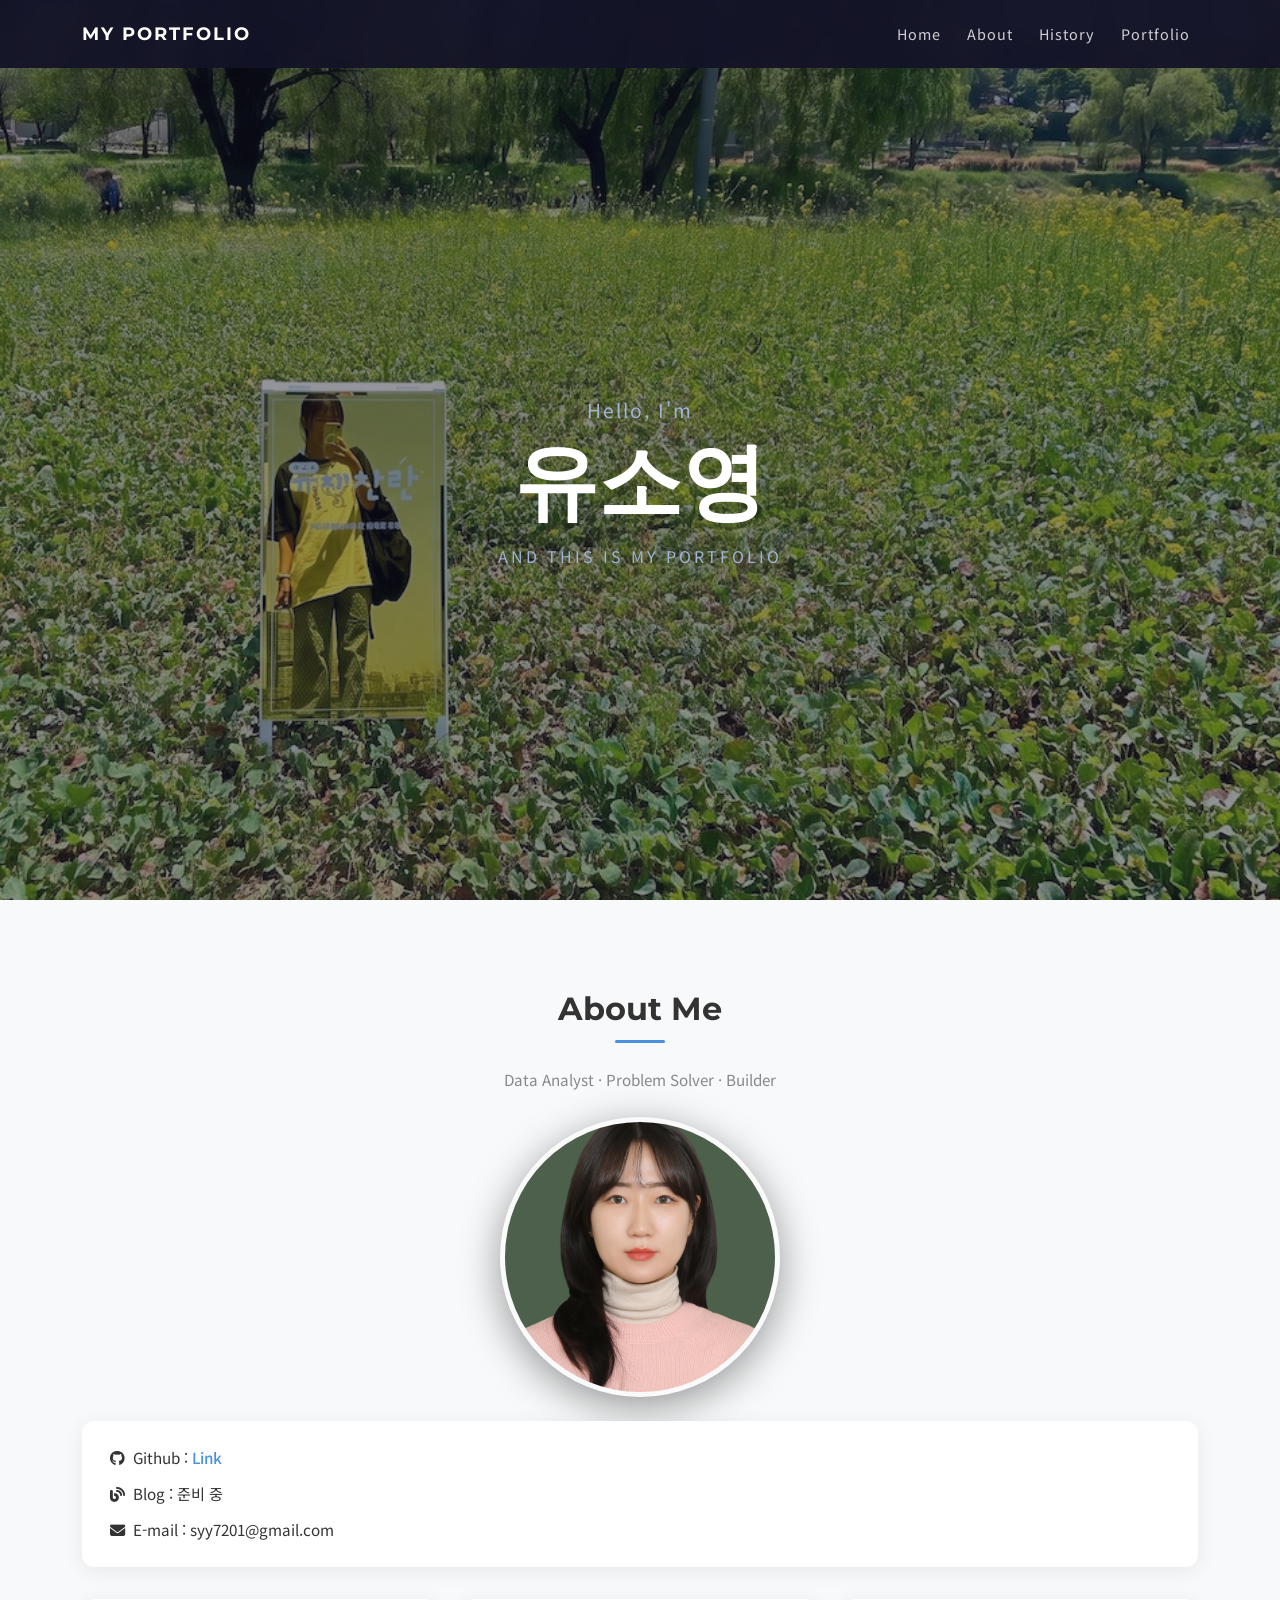
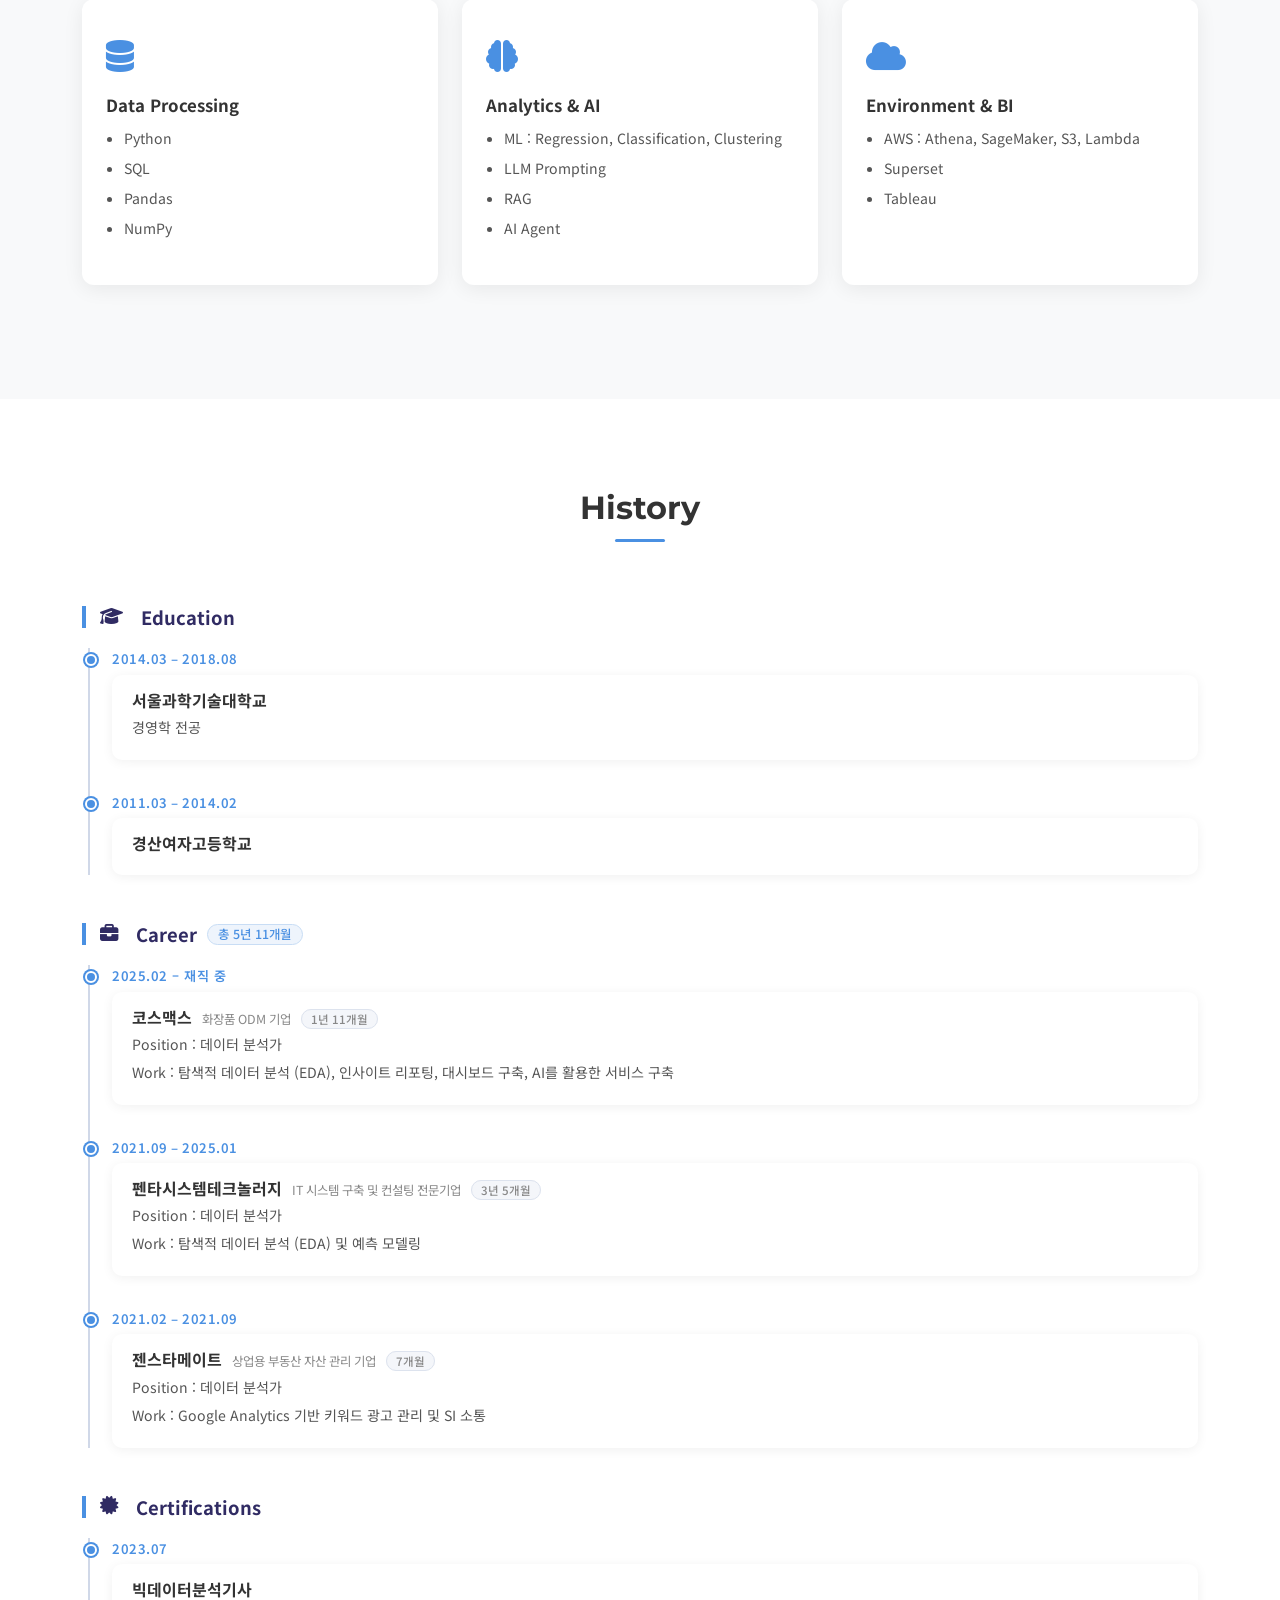
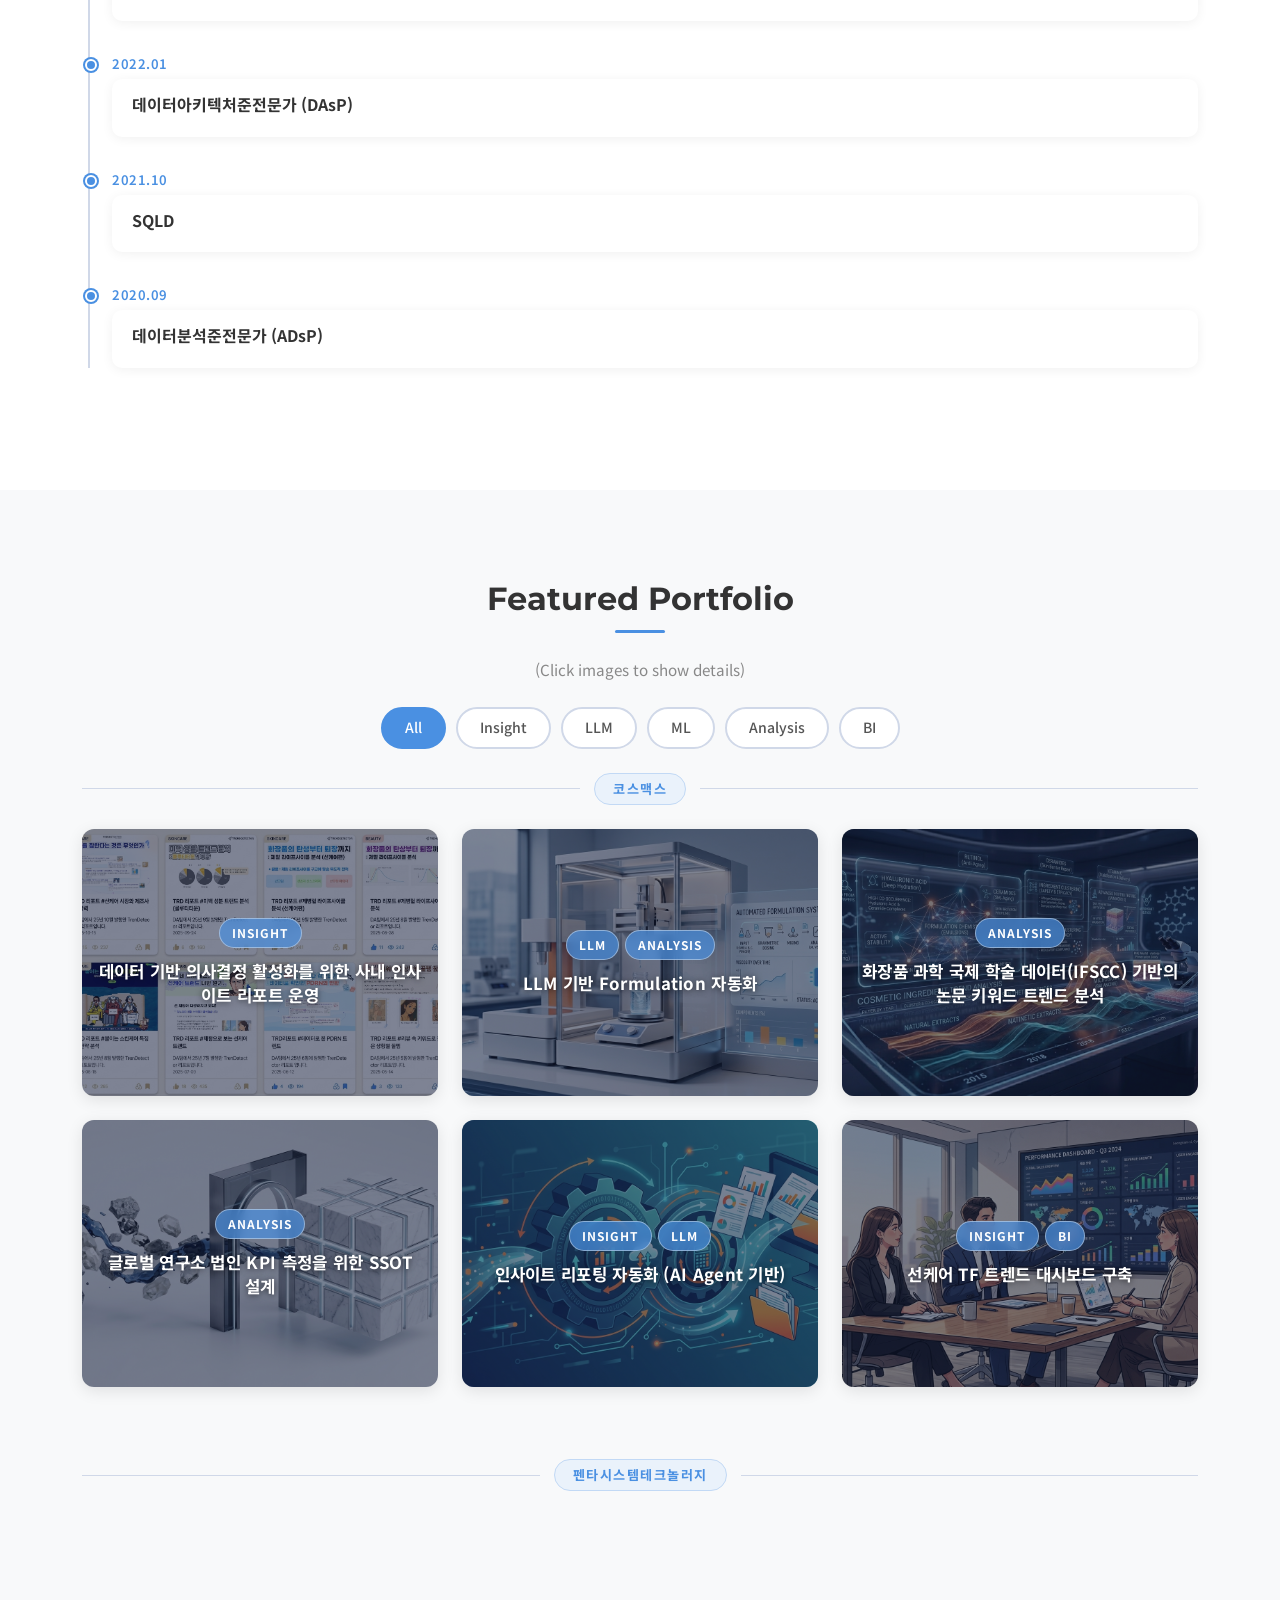
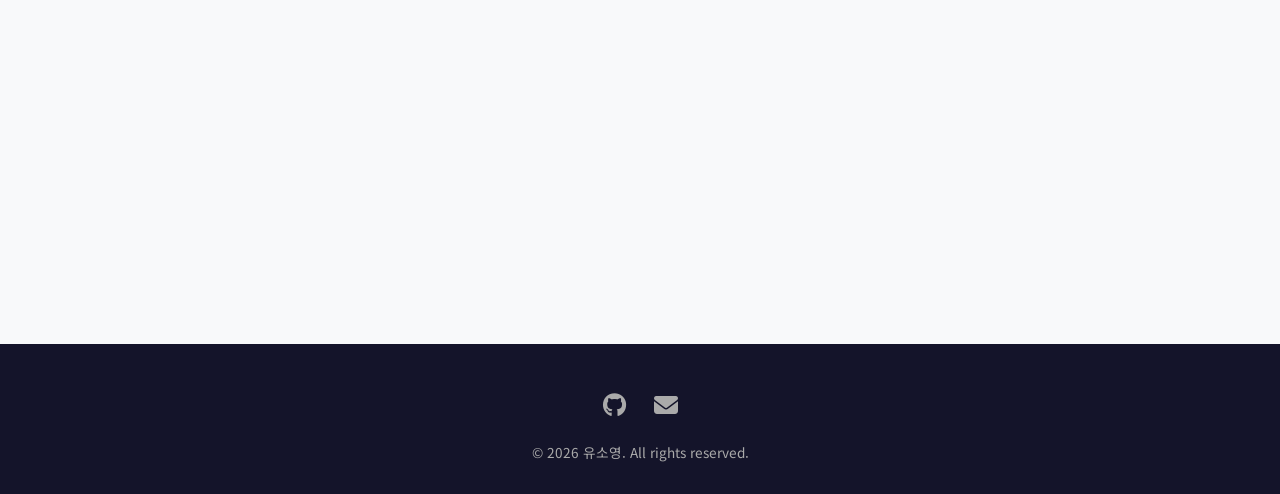
<file: index.html>
<!DOCTYPE html>
<html lang="ko">
<head>
  <meta charset="UTF-8" />
  <meta name="viewport" content="width=device-width, initial-scale=1.0" />
  <meta name="description" content="유소영의 데이터 분석 및 LLM 프로젝트 포트폴리오" />
  <title>유소영 Portfolio</title>
  <link rel="icon" href="data:image/svg+xml,%3Csvg xmlns='http://www.w3.org/2000/svg' viewBox='0 0 64 64'%3E%3Crect width='64' height='64' rx='14' fill='%2314142a'/%3E%3Ctext x='32' y='40' text-anchor='middle' font-family='Arial,sans-serif' font-size='24' font-weight='700' fill='%234a90e2'%3EYS%3C/text%3E%3C/svg%3E" />
  <!-- Bootstrap 5 -->
  <link href="https://cdn.jsdelivr.net/npm/bootstrap@5.3.3/dist/css/bootstrap.min.css" rel="stylesheet" />
  <!-- Font Awesome -->
  <link rel="stylesheet" href="https://cdnjs.cloudflare.com/ajax/libs/font-awesome/6.5.0/css/all.min.css" />
  <!-- Google Fonts -->
  <link href="https://fonts.googleapis.com/css2?family=Noto+Sans+KR:wght@300;400;500;700&amp;family=Montserrat:wght@400;600;700&amp;display=swap" rel="stylesheet" />
  <link rel="stylesheet" href="css/style.css?v=20260605-portfolio-data" />
</head>
<body>

  <!-- ===== NAVBAR ===== -->
  <nav class="navbar navbar-expand-lg navbar-dark fixed-top" id="mainNav">
    <div class="container">
      <a class="navbar-brand fw-bold" href="#section-hero">MY PORTFOLIO</a>
      <button class="navbar-toggler" type="button" data-bs-toggle="collapse" data-bs-target="#navbarNav" aria-label="Toggle navigation">
        <span class="navbar-toggler-icon"></span>
      </button>
      <div class="collapse navbar-collapse" id="navbarNav">
        <ul class="navbar-nav ms-auto">
          <li class="nav-item"><a class="nav-link" href="#section-hero">Home</a></li>
          <li class="nav-item"><a class="nav-link" href="#section-about">About</a></li>
          <li class="nav-item"><a class="nav-link" href="#section-history">History</a></li>
          <li class="nav-item"><a class="nav-link" href="#section-portfolio">Portfolio</a></li>
        </ul>
      </div>
    </div>
  </nav>

  <!-- ===== HERO ===== -->
  <section id="section-hero" class="hero-section d-flex align-items-center" style="background-image: url('images/main.png');">
    <div class="container">
      <div class="row justify-content-center">
        <div class="col-lg-7 hero-text text-center">
          <p class="hero-greeting">Hello, I'm</p>
          <h1 class="hero-name">유소영</h1>
          <p class="hero-sub">AND THIS IS MY PORTFOLIO</p>
        </div>
      </div>
    </div>
  </section>

  <!-- ===== ABOUT ===== -->
  <section id="section-about" class="section-padding bg-light">
    <div class="container">
      <h2 class="section-title">About Me</h2>
      <p class="section-subtitle">Data Analyst · Problem Solver · Builder</p>

      <div class="text-center my-4">
        <img src="images/profile.jpeg" alt="Profile" class="profile-img" />
      </div>

      <div class="row mt-4">
        <div class="col-12 mb-4">
          <div class="about-info-box">
            <p><i class="fab fa-github me-2"></i>Github : <a href="https://github.com/soyoung-yu" target="_blank" rel="noopener noreferrer">Link</a></p>
            <p><i class="fas fa-blog me-2"></i>Blog : 준비 중</p>
            <p><i class="fas fa-envelope me-2"></i>E-mail : syy7201@gmail.com</p>
          </div>
        </div>
      </div>

      <div class="row mt-2">
        <!-- Skill 1 -->
        <div class="col-md-4 mb-4">
          <div class="skill-card">
            <div class="skill-icon"><i class="fas fa-database"></i></div>
            <h5>Data Processing</h5>
            <ul>
              <li>Python</li>
              <li>SQL</li>
              <li>Pandas</li>
              <li>NumPy</li>
            </ul>
          </div>
        </div>
        <!-- Skill 2 -->
        <div class="col-md-4 mb-4">
          <div class="skill-card">
            <div class="skill-icon"><i class="fas fa-brain"></i></div>
            <h5>Analytics &amp; AI</h5>
            <ul>
              <li>ML : Regression, Classification, Clustering</li>
              <li>LLM Prompting</li>
              <li>RAG</li>
              <li>AI Agent</li>
            </ul>
          </div>
        </div>
        <!-- Skill 3 -->
        <div class="col-md-4 mb-4">
          <div class="skill-card">
            <div class="skill-icon"><i class="fas fa-cloud"></i></div>
            <h5>Environment &amp; BI</h5>
            <ul>
              <li>AWS : Athena, SageMaker, S3, Lambda</li>
              <li>Superset</li>
              <li>Tableau</li>
            </ul>
          </div>
        </div>
      </div>
    </div>
  </section>

  <!-- ===== HISTORY ===== -->
  <section id="section-history" class="section-padding">
    <div class="container">
      <h2 class="section-title">History</h2>

      <!-- Education -->
      <h4 class="history-category mt-5"><i class="fas fa-graduation-cap me-2"></i>Education</h4>
      <div class="timeline">
        <div class="timeline-item">
          <div class="timeline-date">2014.03 – 2018.08</div>
          <div class="timeline-content">
            <h5>서울과학기술대학교</h5>
            <p>경영학 전공</p>
          </div>
        </div>
        <div class="timeline-item">
          <div class="timeline-date">2011.03 – 2014.02</div>
          <div class="timeline-content">
            <h5>경산여자고등학교</h5>
          </div>
        </div>
      </div>

      <!-- Career -->
      <h4 class="history-category mt-5"><i class="fas fa-briefcase me-2"></i>Career <span class="history-total"></span></h4>
      <div class="timeline career-timeline">
        <div class="timeline-item" data-start="2025-02">
          <div class="timeline-date">2025.02 – 재직 중</div>
          <div class="timeline-content">
            <h5>코스맥스 <span class="timeline-company-desc">화장품 ODM 기업</span> <span class="timeline-duration"></span></h5>
            <p>Position : 데이터 분석가</p>
            <p>Work : 탐색적 데이터 분석 (EDA), 인사이트 리포팅, 대시보드 구축, AI를 활용한 서비스 구축</p>
          </div>
        </div>
        <div class="timeline-item" data-start="2021-09" data-end="2025-01">
          <div class="timeline-date">2021.09 – 2025.01</div>
          <div class="timeline-content">
            <h5>펜타시스템테크놀러지 <span class="timeline-company-desc">IT 시스템 구축 및 컨설팅 전문기업</span> <span class="timeline-duration"></span></h5>
            <p>Position : 데이터 분석가</p>
            <p>Work : 탐색적 데이터 분석 (EDA) 및 예측 모델링</p>
          </div>
        </div>
        <div class="timeline-item" data-start="2021-02" data-end="2021-09">
          <div class="timeline-date">2021.02 – 2021.09</div>
          <div class="timeline-content">
            <h5>젠스타메이트 <span class="timeline-company-desc">상업용 부동산 자산 관리 기업</span> <span class="timeline-duration"></span></h5>
            <p>Position : 데이터 분석가</p>
            <p>Work : Google Analytics 기반 키워드 광고 관리 및 SI 소통</p>
          </div>
        </div>
      </div>

      <!-- Certifications -->
      <h4 class="history-category mt-5"><i class="fas fa-certificate me-2"></i>Certifications</h4>
      <div class="timeline">
        <div class="timeline-item">
          <div class="timeline-date">2023.07</div>
          <div class="timeline-content">
            <h5>빅데이터분석기사</h5>
          </div>
        </div>
        <div class="timeline-item">
          <div class="timeline-date">2022.01</div>
          <div class="timeline-content">
            <h5>데이터아키텍처준전문가 (DAsP)</h5>
          </div>
        </div>
        <div class="timeline-item">
          <div class="timeline-date">2021.10</div>
          <div class="timeline-content">
            <h5>SQLD</h5>
          </div>
        </div>
        <div class="timeline-item">
          <div class="timeline-date">2020.09</div>
          <div class="timeline-content">
            <h5>데이터분석준전문가 (ADsP)</h5>
          </div>
        </div>
      </div>
    </div>
  </section>

  <!-- ===== PORTFOLIO ===== -->
  <section id="section-portfolio" class="section-padding bg-light">
    <div class="container">
      <h2 class="section-title">Featured Portfolio</h2>
      <p class="section-subtitle">(Click images to show details)</p>

      <!-- Filter Buttons -->
      <div class="portfolio-filter text-center my-4">
        <button class="filter-btn active" data-filter="all">All</button>
        <button class="filter-btn" data-filter="insight">Insight</button>
        <button class="filter-btn" data-filter="llm">LLM</button>
        <button class="filter-btn" data-filter="ml">ML</button>
        <button class="filter-btn" data-filter="analysis">Analysis</button>
        <button class="filter-btn" data-filter="bi">BI</button>
      </div>

      <!-- Portfolio Grid -->
      <div id="portfolio-grid" aria-live="polite"></div>
      <div id="portfolio-modals"></div>
    </div>
  </section>


  <!-- ===== FOOTER ===== -->
  <footer class="footer-section text-center">
    <div class="container">
      <div class="footer-icons mb-3">
        <a href="https://github.com/soyoung-yu" target="_blank" rel="noopener noreferrer" aria-label="GitHub"><i class="fab fa-github"></i></a>
        <a href="mailto:syy7201@gmail.com"><i class="fas fa-envelope"></i></a>
      </div>
      <p class="footer-copy">© 2026 유소영. All rights reserved.</p>
    </div>
  </footer>

  <!-- Bootstrap JS -->
  <script src="https://cdn.jsdelivr.net/npm/bootstrap@5.3.3/dist/js/bootstrap.bundle.min.js"></script>
  <script src="js/main.js?v=20260605-portfolio-data"></script>
</body>
</html>
</file>
<file: css/style.css>
/* ===========================
   Global
=========================== */
* {
  margin: 0;
  padding: 0;
  box-sizing: border-box;
}

html {
  scroll-behavior: smooth;
}

body {
  font-family: 'Noto Sans KR', 'Montserrat', sans-serif;
  color: #333;
  line-height: 1.7;
}

.section-padding {
  padding: 90px 0;
}

.section-title {
  font-family: 'Montserrat', sans-serif;
  font-size: 2rem;
  font-weight: 700;
  text-align: center;
  position: relative;
  padding-bottom: 16px;
  margin-bottom: 8px;
}

.section-title::after {
  content: '';
  display: block;
  width: 50px;
  height: 3px;
  background: #4a90e2;
  margin: 12px auto 0;
  border-radius: 2px;
}

.section-subtitle {
  text-align: center;
  color: #888;
  font-size: 0.95rem;
  margin-bottom: 10px;
}

/* ===========================
   Navbar
=========================== */
#mainNav {
  background-color: rgba(20, 20, 40, 0.95);
  backdrop-filter: blur(8px);
  transition: background 0.3s;
  padding: 14px 0;
}

#mainNav .navbar-brand {
  font-family: 'Montserrat', sans-serif;
  font-size: 1.1rem;
  letter-spacing: 2px;
  color: #fff;
}

#mainNav .nav-link {
  color: rgba(255,255,255,0.8) !important;
  font-size: 0.9rem;
  letter-spacing: 1px;
  margin-left: 10px;
  transition: color 0.2s;
}

#mainNav .nav-link:hover {
  color: #4a90e2 !important;
}

/* ===========================
   Hero
=========================== */
.hero-section {
  min-height: 100vh;
  background-color: #14142a;
  background-size: cover;
  background-position: left bottom;
  background-repeat: no-repeat;
  position: relative;
  color: #fff;
  padding-top: 80px;
}

/* 배경 이미지 위에 네이비 오버레이 */
.hero-section::before {
  content: '';
  position: absolute;
  inset: 0;
  background: rgba(20, 20, 40, 0.45);
  z-index: 0;
}

.hero-section .container {
  position: relative;
  z-index: 1;
}

.hero-greeting {
  font-size: 1.2rem;
  color: #a0b4d6;
  letter-spacing: 2px;
  margin-bottom: 8px;
}

.hero-name {
  font-family: 'Montserrat', sans-serif;
  font-size: 5.25rem;
  font-weight: 700;
  line-height: 1.1;
  margin-bottom: 16px;
}

.hero-sub {
  font-size: 1rem;
  color: #a0b4d6;
  letter-spacing: 3px;
  text-transform: uppercase;
}

.hero-btns .btn-primary {
  background-color: #4a90e2;
  border-color: #4a90e2;
  padding: 10px 28px;
  border-radius: 30px;
  font-weight: 500;
}

.hero-btns .btn-outline-light {
  padding: 10px 28px;
  border-radius: 30px;
  font-weight: 500;
}

.profile-img {
  width: 280px;
  height: 280px;
  object-fit: cover;
  border-radius: 50%;
  border: 5px solid rgba(255,255,255,0.2);
  box-shadow: 0 10px 40px rgba(0,0,0,0.4);
}

/* ===========================
   About
=========================== */
.about-info-box {
  background: #fff;
  border-radius: 12px;
  padding: 24px 28px;
  box-shadow: 0 4px 20px rgba(0,0,0,0.07);
}

.about-info-box p {
  margin-bottom: 10px;
  font-size: 0.95rem;
}

.about-info-box p:last-child {
  margin-bottom: 0;
}

.about-info-box a {
  color: #4a90e2;
  text-decoration: none;
  font-weight: 500;
}

.about-info-box a:hover {
  text-decoration: underline;
}

.skill-card {
  background: #fff;
  border-radius: 12px;
  padding: 28px 24px;
  height: 100%;
  box-shadow: 0 4px 20px rgba(0,0,0,0.07);
  transition: transform 0.25s, box-shadow 0.25s;
}

.skill-card:hover {
  transform: translateY(-5px);
  box-shadow: 0 10px 30px rgba(0,0,0,0.12);
}

.skill-icon {
  font-size: 2rem;
  color: #4a90e2;
  margin-bottom: 14px;
}

.skill-card h5 {
  font-weight: 700;
  margin-bottom: 12px;
  font-size: 1.05rem;
}

.skill-card ul {
  padding-left: 18px;
  font-size: 0.88rem;
  color: #555;
}

.skill-card ul li {
  margin-bottom: 6px;
}

/* ===========================
   History / Timeline
=========================== */
.history-category {
  font-size: 1.15rem;
  font-weight: 700;
  color: #302b63;
  border-left: 4px solid #4a90e2;
  padding-left: 14px;
  display: flex;
  align-items: center;
  gap: 10px;
}

.history-total {
  font-size: 0.78rem;
  font-weight: 500;
  color: #4a90e2;
  background: #eef4fc;
  border: 1px solid #c8ddf5;
  border-radius: 20px;
  padding: 2px 10px;
  letter-spacing: 0.3px;
}

.timeline {
  position: relative;
  padding-left: 30px;
  margin-top: 20px;
}

.timeline::before {
  content: '';
  position: absolute;
  left: 6px;
  top: 0;
  bottom: 0;
  width: 2px;
  background: #d0d8e8;
}

.timeline-item {
  position: relative;
  margin-bottom: 32px;
}

.timeline-item::before {
  content: '';
  position: absolute;
  left: -27px;
  top: 6px;
  width: 12px;
  height: 12px;
  border-radius: 50%;
  background: #4a90e2;
  border: 2px solid #fff;
  box-shadow: 0 0 0 2px #4a90e2;
}

.timeline-date {
  font-size: 0.82rem;
  color: #4a90e2;
  font-weight: 600;
  margin-bottom: 4px;
  letter-spacing: 0.5px;
}

.timeline-content {
  background: #fff;
  border-radius: 10px;
  padding: 16px 20px;
  box-shadow: 0 2px 12px rgba(0,0,0,0.06);
}

.timeline-content h5 {
  font-size: 1rem;
  font-weight: 700;
  margin-bottom: 6px;
}

.timeline-content p {
  font-size: 0.88rem;
  color: #555;
  margin-bottom: 4px;
}

.timeline-company-desc {
  font-size: 0.78rem;
  font-weight: 400;
  color: #888;
  margin-left: 6px;
}

.timeline-duration {
  font-size: 0.72rem;
  font-weight: 500;
  color: #888;
  background: #f4f6fa;
  border: 1px solid #dde3ee;
  border-radius: 20px;
  padding: 1px 9px;
  margin-left: 6px;
  vertical-align: middle;
}

/* ===========================
   Portfolio
=========================== */
.portfolio-filter {
  display: flex;
  flex-wrap: wrap;
  justify-content: center;
  gap: 10px;
}

.filter-btn {
  background: #fff;
  border: 2px solid #d0d8e8;
  color: #555;
  padding: 7px 22px;
  border-radius: 30px;
  font-size: 0.88rem;
  font-weight: 500;
  cursor: pointer;
  transition: all 0.2s;
}

.filter-btn:hover,
.filter-btn.active {
  background: #4a90e2;
  border-color: #4a90e2;
  color: #fff;
}

.portfolio-card {
  position: relative;
  overflow: hidden;
  border-radius: 12px;
  cursor: pointer;
  box-shadow: 0 4px 16px rgba(0,0,0,0.1);
  aspect-ratio: 4/3;
  background: linear-gradient(135deg, #e8edf5 0%, #d0d8e8 100%);
}

.portfolio-card img {
  width: 100%;
  height: 100%;
  object-fit: cover;
  transition: transform 0.35s ease;
  display: block;
}

.portfolio-card img[src=""],
.portfolio-card img:not([src]),
.portfolio-card img.error {
  visibility: hidden;
}

.portfolio-card:hover img {
  transform: scale(1.07);
}

.portfolio-overlay {
  position: absolute;
  inset: 0;
  background: rgba(20, 30, 60, 0.55);
  display: flex;
  flex-direction: column;
  align-items: center;
  justify-content: center;
  opacity: 1;
  transition: background 0.3s;
  padding: 16px;
  text-align: center;
}

.portfolio-card:hover .portfolio-overlay {
  background: rgba(20, 30, 60, 0.82);
}

.portfolio-tags {
  display: flex;
  flex-wrap: wrap;
  gap: 6px;
  justify-content: center;
  margin-bottom: 12px;
}

.portfolio-tag {
  font-size: 0.75rem;
  font-weight: 700;
  letter-spacing: 1px;
  color: #fff;
  background: rgba(74, 144, 226, 0.7);
  padding: 4px 12px;
  border-radius: 20px;
  text-transform: uppercase;
  border: 1px solid rgba(255,255,255,0.4);
  backdrop-filter: blur(4px);
}

.portfolio-overlay h6 {
  color: #fff;
  font-size: 1.05rem;
  font-weight: 700;
  margin: 0;
  line-height: 1.4;
  text-shadow: 0 1px 6px rgba(0,0,0,0.6);
  letter-spacing: 0.3px;
}

/* 회사별 섹션 */
.portfolio-company-section {
  margin-bottom: 48px;
}

.portfolio-company-section.hidden {
  display: none;
}

.portfolio-company-header {
  display: flex;
  align-items: center;
  gap: 14px;
  margin-bottom: 24px;
}

.portfolio-company-header::before,
.portfolio-company-header::after {
  content: '';
  flex: 1;
  height: 1px;
  background: #d0d8e8;
}

.portfolio-company-label {
  font-size: 0.82rem;
  font-weight: 700;
  letter-spacing: 1.5px;
  text-transform: uppercase;
  color: #4a90e2;
  background: #eaf2fb;
  border: 1.5px solid #c2d9f5;
  border-radius: 20px;
  padding: 4px 18px;
  white-space: nowrap;
}

/* 필터 숨김 애니메이션 */
.portfolio-item {
  transition: opacity 0.3s, transform 0.3s;
}

.portfolio-item.hidden {
  display: none;
}

.portfolio-load-error {
  color: #7a1f1f;
  background: #fff4f4;
  border: 1px solid #f1c7c7;
  border-radius: 6px;
  margin: 0 12px;
  padding: 14px 16px;
  width: 100%;
}

/* ===========================
   Modal
=========================== */
.portfolio-modal-content {
  border: 1px solid #e7e5df;
  border-radius: 10px;
  overflow: hidden;
  box-shadow: 0 18px 56px rgba(15, 23, 42, 0.16);
  background: #fff;
}

.modal-dialog:has(.portfolio-modal-content) {
  max-width: min(1040px, calc(100vw - 32px));
  margin-top: 16px;
  margin-bottom: 16px;
}

.portfolio-modal-header {
  background: #fff;
  padding: 34px 42px 22px;
  position: relative;
  border-bottom: 1px solid #eceae5;
}

.portfolio-modal-tag {
  display: inline-flex;
  align-items: center;
  width: fit-content;
  font-size: 0.75rem;
  font-weight: 600;
  letter-spacing: 0;
  color: #5f6368;
  background: #f1f1ef;
  border: 1px solid #e2e1dc;
  border-radius: 5px;
  padding: 3px 8px;
  margin-bottom: 14px;
}

.portfolio-modal-title {
  font-family: 'Noto Sans KR', 'Montserrat', sans-serif;
  font-size: 1.72rem;
  font-weight: 700;
  color: #222;
  margin: 0;
  padding-right: 40px;
  line-height: 1.35;
}

.portfolio-modal-close {
  position: absolute;
  top: 24px;
  right: 28px;
  background: transparent;
  border: none;
  color: #8b8b86;
  width: 32px;
  height: 32px;
  border-radius: 6px;
  display: flex;
  align-items: center;
  justify-content: center;
  cursor: pointer;
  transition: background 0.2s;
  font-size: 0.85rem;
}

.portfolio-modal-close:hover {
  background: #f1f1ef;
  color: #222;
}

.portfolio-modal-body {
  padding: 34px 42px 42px;
  background: #fff;
  max-height: 82vh;
  overflow-y: auto;
}

.portfolio-modal-info {
  display: flex;
  flex-direction: column;
  gap: 60px;
}

.portfolio-modal-info-item {
  display: flex;
  flex-direction: column;
  gap: 14px;
}

/* 섹션 구분선 */
.portfolio-modal-info-item + .portfolio-modal-info-item {
  padding-top: 16px;
  border-top: 1px solid #efede8;
}

/* 섹션 헤더 */
.info-label {
  font-size: 1.12rem;
  font-weight: 700;
  letter-spacing: 0;
  text-transform: none;
  color: #222;
  display: flex;
  align-items: center;
  gap: 7px;
  padding-bottom: 2px;
  border-bottom: none;
}

.info-label i {
  font-size: 1rem;
  color: #8b8b86;
}

.info-tags {
  display: flex;
  flex-wrap: wrap;
  gap: 8px;
}

.tech-tag {
  background: #f5f5f3;
  color: #4f4f49;
  font-size: 0.82rem;
  font-weight: 600;
  padding: 4px 11px;
  border-radius: 5px;
  border: 1px solid #e1dfd8;
}

/* 본문 텍스트 기본 */
.info-desc {
  font-size: 0.93rem;
  font-weight: 400;
  color: #3d3d3d;
  line-height: 1.9;
  margin: 0;
}

/* 첫 요약 문단 강조 */
.desc-lead {
  font-size: 0.96rem;
  font-weight: 500;
  color: #2f3437;
  line-height: 1.95;
  margin: 0;
  padding: 16px 18px;
  background: #f7f6f3;
  border-left: 4px solid #d8d5cc;
  border-radius: 5px;
}

/* 문장 안 핵심 표현 강조 */
.highlight-phrase {
  color: inherit;
  font-weight: 700;
  background: linear-gradient(180deg, rgba(255,255,255,0) 62%, #f3ead2 62%);
  padding: 0 2px;
  border-radius: 3px;
}

/* 수치·성과 강조 */
.stat-em {
  color: #2f3437;
  font-weight: 700;
}

/* 핵심 성과 지표 */
.impact-grid {
  display: grid;
  grid-template-columns: repeat(4, minmax(0, 1fr));
  gap: 10px;
}

.impact-card {
  background: #fbfbfa;
  border: 1px solid #e7e5df;
  border-radius: 6px;
  padding: 14px 12px;
  min-height: 88px;
  display: flex;
  flex-direction: column;
  justify-content: center;
  gap: 5px;
}

.impact-value {
  color: #2f3437;
  font-family: 'Montserrat', 'Noto Sans KR', sans-serif;
  font-size: 1.05rem;
  font-weight: 800;
  line-height: 1.2;
}

.impact-label {
  color: #73726e;
  font-size: 0.76rem;
  font-weight: 600;
  line-height: 1.45;
}

/* 핵심 성과 지표 - 단일 항목 */
.impact-grid--single {
  grid-template-columns: 1fr;
}

.impact-grid--single .impact-value {
  font-size: 1.3rem;
}

/* 비교 표 (AS-IS → TO-BE) */
.table-responsive {
  overflow-x: auto;
}

.compare-table {
  width: 100%;
  border-collapse: collapse;
  font-size: 0.88rem;
  margin-top: 10px;
}

.compare-table th,
.compare-table td {
  border: 1px solid #e7e5df;
  padding: 10px 14px;
  text-align: center;
  vertical-align: middle;
}

.compare-table thead th {
  background: #f5f5f3;
  color: #2f3437;
  font-weight: 700;
}

.compare-table tbody td {
  color: #3d3d3d;
}

.compare-table tbody td:nth-child(3),
.compare-table tbody td:nth-child(4) {
  background: #f7f6f3;
  font-weight: 600;
  color: #2f3437;
}

/* 배경·목표 하이라이트 박스 */
.goal-box {
  background: #f7f6f3;
  border: 1px solid #e7e5df;
  border-radius: 6px;
  padding: 16px 20px;
  font-size: 0.93rem;
  font-weight: 400;
  color: #37352f;
  line-height: 1.9;
  margin: 0;
}

.two-column-block {
  display: grid;
  grid-template-columns: 1fr;
  gap: 28px;
}

.method-stack {
  display: grid;
  gap: 12px;
}

.method-block,
.insight-block {
  background: #fbfbfa;
  border: 1px solid #e7e5df;
  border-radius: 6px;
  padding: 14px 16px;
}

/* 소제목 (데이터 수집, EDA 등) */
.info-subtitle {
  font-size: 0.88rem;
  font-weight: 700;
  color: #2f3437;
  margin: 0 0 6px;
  padding-left: 11px;
  border-left: 3px solid #d8d5cc;
  letter-spacing: 0.2px;
}

/* 소제목 하위 레이블 (수작업 KPI 데이터, 시스템 DB 등) */
.info-sub-label {
  font-size: 0.86rem;
  font-weight: 600;
  color: #3a3a3a;
  margin: 8px 0 2px;
}

/* 중첩 리스트 */
.info-list ul {
  margin-top: 4px;
  padding-left: 18px;
}

/* 불릿 리스트 */
.info-list {
  margin: 0;
  padding-left: 20px;
  color: #3d3d3d;
  font-size: 0.91rem;
  font-weight: 400;
  line-height: 1.9;
}

.info-list li {
  margin-bottom: 6px;
}

.info-list li:last-child {
  margin-bottom: 0;
}

/* 인사이트 콜아웃 */
.insight-callout {
  background: #f7f6f3;
  border-left: 4px solid #d8d5cc;
  color: #37352f;
  font-size: 0.91rem;
  font-weight: 500;
  line-height: 1.85;
  margin: 12px 0 0;
  padding: 12px 16px;
  border-radius: 0 6px 6px 0;
}

/* 액션 아이템 리스트 */
.action-list {
  list-style: none;
  padding-left: 0;
  margin: 0;
  display: flex;
  flex-direction: column;
  gap: 10px;
}

.action-list li {
  position: relative;
  padding: 12px 16px 12px 40px;
  background: #fbfbfa;
  border: 1px solid #e7e5df;
  border-radius: 6px;
  font-size: 0.91rem;
  font-weight: 400;
  color: #2c3e50;
  line-height: 1.8;
}

.action-list li::before {
  content: '→';
  position: absolute;
  left: 15px;
  top: 13px;
  color: #8b8b86;
  font-weight: 800;
  font-size: 0.9rem;
}

.portfolio-modal-footer {
  margin-top: 28px;
  padding-top: 20px;
  border-top: 1px solid #eee;
}

.portfolio-modal-btn {
  display: inline-flex;
  align-items: center;
  background: #4a90e2;
  color: #fff;
  font-size: 0.88rem;
  font-weight: 600;
  padding: 9px 22px;
  border-radius: 30px;
  text-decoration: none;
  transition: background 0.2s, transform 0.2s;
}

.portfolio-modal-btn:hover {
  background: #357abd;
  color: #fff;
  transform: translateY(-1px);
}

/* ===========================
   Footer
=========================== */
.footer-section {
  background: #14142a;
  color: #aaa;
  padding: 40px 0 30px;
}

.footer-icons a {
  color: #aaa;
  font-size: 1.5rem;
  margin: 0 12px;
  transition: color 0.2s;
}

.footer-icons a:hover {
  color: #4a90e2;
}

.footer-copy {
  font-size: 0.85rem;
  margin: 0;
}

/* ===========================
   Responsive
=========================== */
@media (max-width: 768px) {
  .hero-name {
    font-size: 3.6rem;
  }

  .profile-img {
    width: 200px;
    height: 200px;
  }

  .section-padding {
    padding: 60px 0;
  }

  .portfolio-modal-header {
    padding: 24px 24px 20px;
  }

  .portfolio-modal-body {
    padding: 24px 22px 28px;
  }

  .portfolio-modal-title {
    font-size: 1.28rem;
  }

  .impact-grid,
  .two-column-block {
    grid-template-columns: 1fr;
  }

  .impact-card {
    min-height: auto;
  }
}

/* ===========================
   Scroll Fade-in Animation
=========================== */
.fade-in {
  opacity: 0;
  transform: translateY(24px);
  transition: opacity 0.5s ease, transform 0.5s ease;
}

.fade-in.visible {
  opacity: 1;
  transform: translateY(0);
}
</file>
